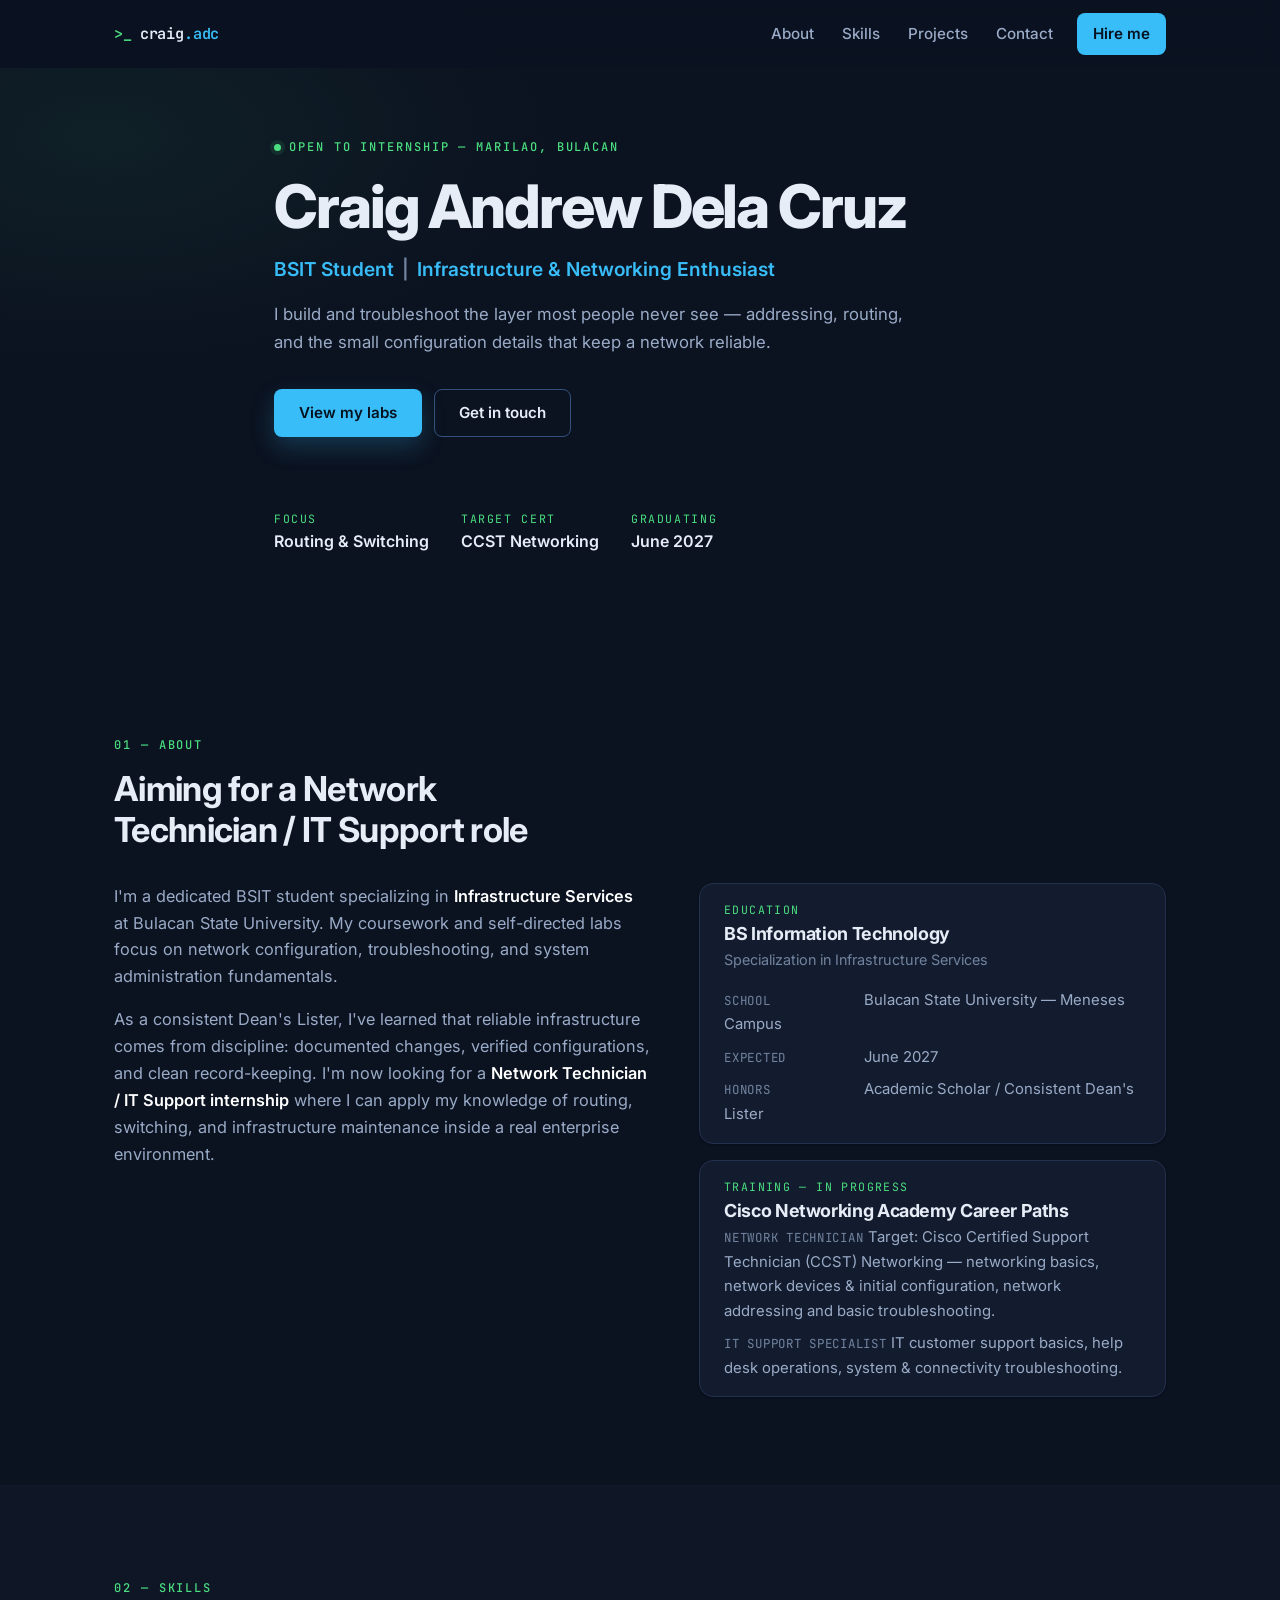
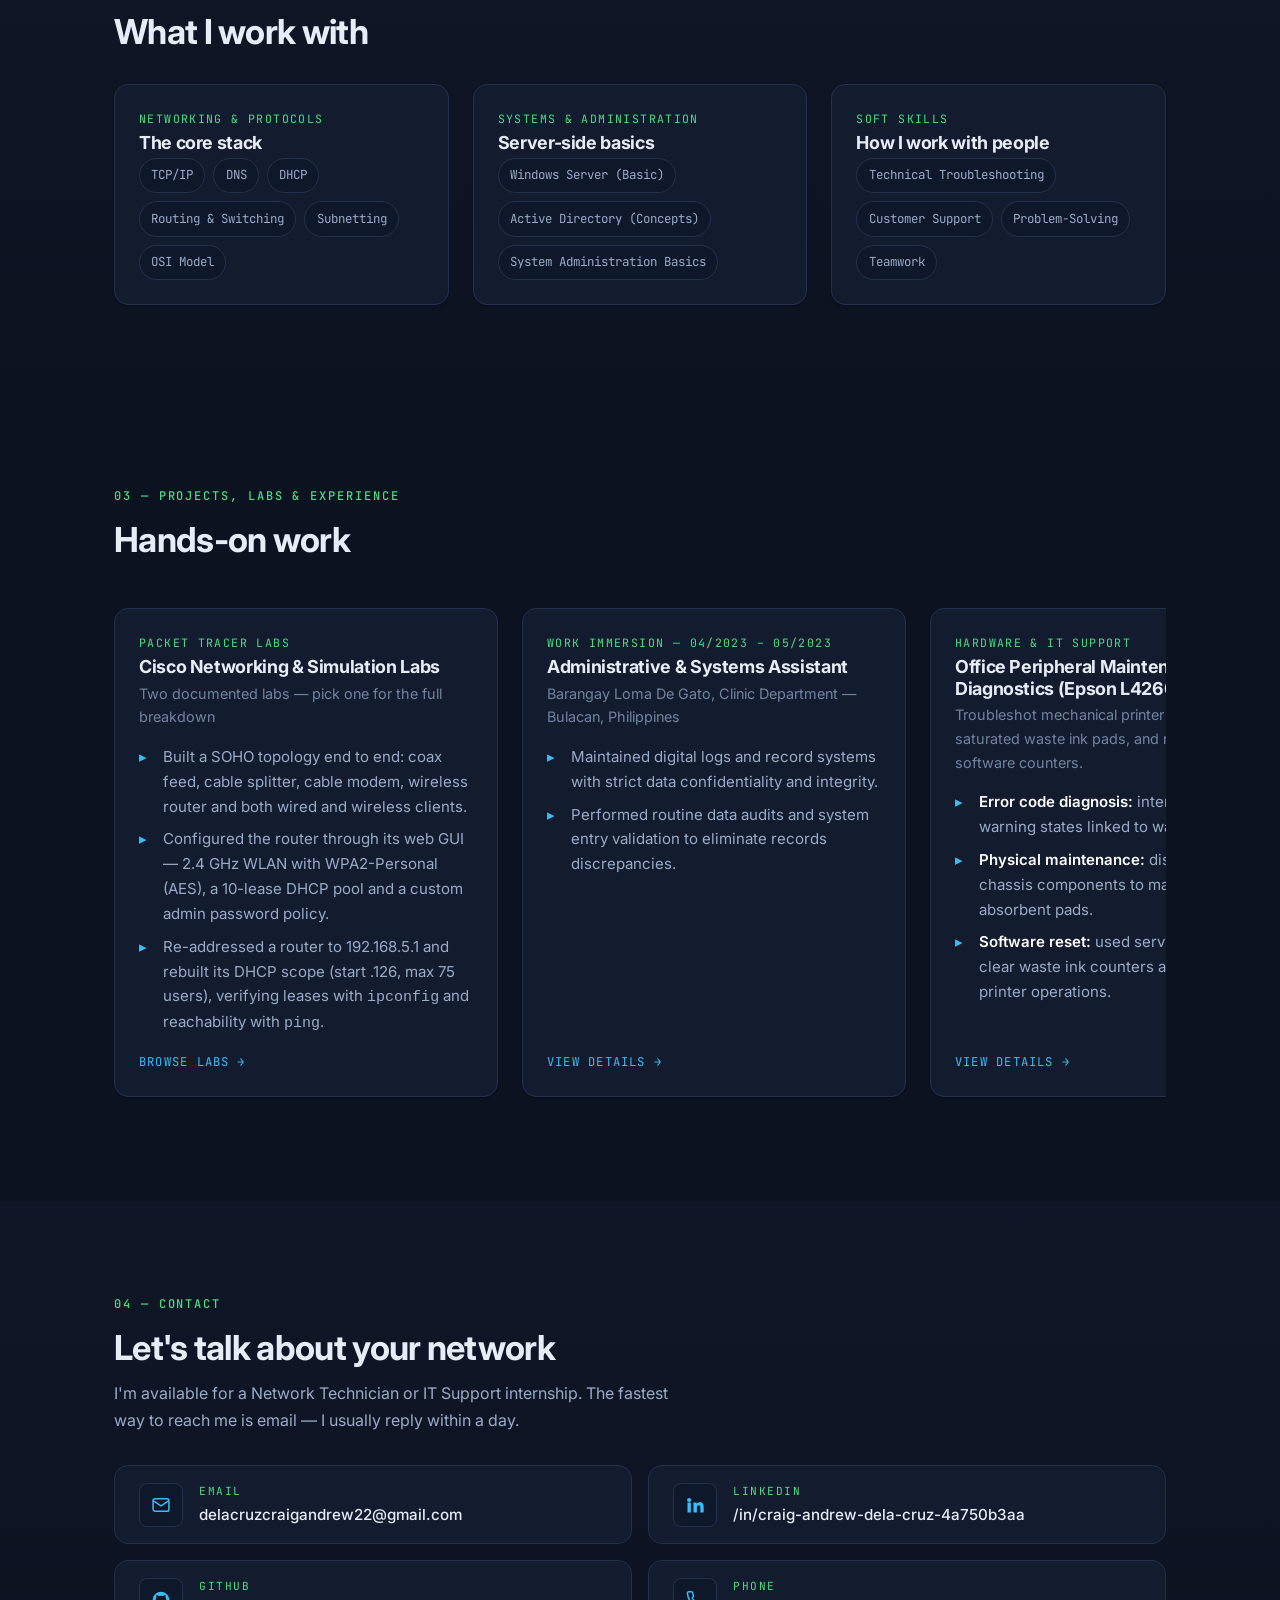
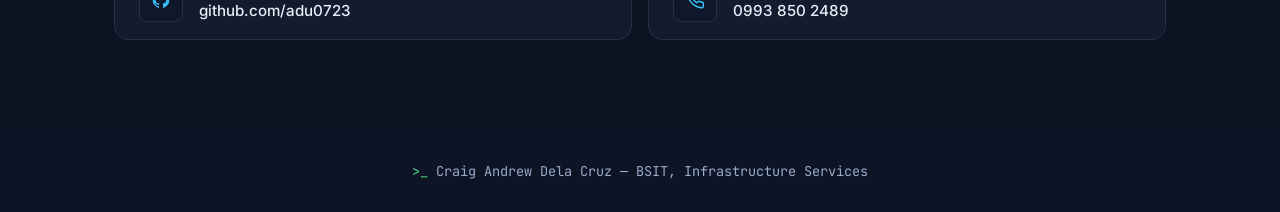
<file: index.html>
<!DOCTYPE html>
<html lang="en">
<head>
  <meta charset="UTF-8" />
  <meta name="viewport" content="width=device-width, initial-scale=1.0" />
  <title>Craig Andrew Dela Cruz — Network Technician &amp; IT Support</title>
  <meta name="description" content="Portfolio of Craig Andrew Dela Cruz, BSIT student specializing in Infrastructure Services and Networking. Seeking a Network Technician / IT Support internship." />
  <meta name="theme-color" content="#0b1220" />

  <link rel="preconnect" href="https://fonts.googleapis.com" />
  <link rel="preconnect" href="https://fonts.gstatic.com" crossorigin />
  <link href="https://fonts.googleapis.com/css2?family=Inter:wght@400;500;600;700;800&family=JetBrains+Mono:wght@400;500;600&display=swap" rel="stylesheet" />

  <link rel="stylesheet" href="style.css" />
</head>
<body>
  <a class="skip-link" href="#main">Skip to main content</a>

  <!-- ==================== HEADER / NAVIGATION ==================== -->
  <header class="site-header">
    <div class="container header-inner">
      <a class="brand" href="#home">
        <span class="brand-mark" aria-hidden="true">&gt;_</span>
        <span class="brand-text">craig<span class="brand-accent">.adc</span></span>
      </a>

      <nav class="site-nav" aria-label="Main">
        <button class="nav-toggle" type="button" aria-expanded="false" aria-controls="nav-menu">
          <span class="nav-toggle-bar" aria-hidden="true"></span>
          <span class="nav-toggle-bar" aria-hidden="true"></span>
          <span class="nav-toggle-bar" aria-hidden="true"></span>
          <span class="sr-only">Toggle navigation menu</span>
        </button>

        <ul class="nav-menu" id="nav-menu">
          <li><a href="#about">About</a></li>
          <li><a href="#skills">Skills</a></li>
          <li><a href="#projects">Projects</a></li>
          <li><a href="#contact">Contact</a></li>
          <li><a class="nav-cta" href="#contact">Hire me</a></li>
        </ul>
      </nav>
    </div>
  </header>

  <main id="main">

    <!-- ==================== HERO ==================== -->
    <section class="hero" id="home" aria-labelledby="hero-title">
      <div class="container hero-inner">
        <p class="eyebrow eyebrow--status">Open to internship &mdash; Marilao, Bulacan</p>

        <h1 id="hero-title" class="hero-title">Craig Andrew Dela Cruz</h1>

        <p class="hero-role">
          <span>BSIT Student</span>
          <span class="pipe" aria-hidden="true">|</span>
          <span>Infrastructure &amp; Networking Enthusiast</span>
        </p>

        <p class="hero-lead">
          I build and troubleshoot the layer most people never see &mdash; addressing, routing,
          and the small configuration details that keep a network reliable.
        </p>

        <div class="hero-actions">
          <a class="btn btn--primary" href="#projects">View my labs</a>
          <a class="btn btn--ghost" href="#contact">Get in touch</a>
        </div>

        <ul class="hero-meta">
          <li>
            <span class="meta-label">Focus</span>
            <span class="meta-value">Routing &amp; Switching</span>
          </li>
          <li>
            <span class="meta-label">Target cert</span>
            <span class="meta-value">CCST Networking</span>
          </li>
          <li>
            <span class="meta-label">Graduating</span>
            <span class="meta-value">June 2027</span>
          </li>
        </ul>
      </div>
    </section>

    <!-- ==================== ABOUT ==================== -->
    <section class="section" id="about" aria-labelledby="about-title">
      <div class="container">
        <p class="eyebrow">01 &mdash; About</p>
        <h2 class="section-title" id="about-title">Aiming for a Network Technician / IT Support role</h2>

        <div class="about-grid">
          <div class="about-copy" data-reveal>
            <p>
              I'm a dedicated BSIT student specializing in <strong>Infrastructure Services</strong>
              at Bulacan State University. My coursework and self-directed labs focus on network
              configuration, troubleshooting, and system administration fundamentals.
            </p>
            <p>
              As a consistent Dean's Lister, I've learned that reliable infrastructure comes from
              discipline: documented changes, verified configurations, and clean record-keeping.
              I'm now looking for a <strong>Network Technician / IT Support internship</strong> where
              I can apply my knowledge of routing, switching, and infrastructure maintenance inside
              a real enterprise environment.
            </p>
          </div>

          <div class="credential-stack">
            <article class="card card--compact" data-reveal>
              <p class="card-eyebrow">Education</p>
              <h3 class="card-title">BS Information Technology</h3>
              <p class="card-subtitle">Specialization in Infrastructure Services</p>
              <ul class="detail-list">
                <li><span class="detail-label">School</span> Bulacan State University &mdash; Meneses Campus</li>
                <li><span class="detail-label">Expected</span> June 2027</li>
                <li><span class="detail-label">Honors</span> Academic Scholar / Consistent Dean's Lister</li>
              </ul>
            </article>

            <article class="card card--compact" data-reveal>
              <p class="card-eyebrow">Training &mdash; in progress</p>
              <h3 class="card-title">Cisco Networking Academy Career Paths</h3>
              <ul class="detail-list">
                <li>
                  <span class="detail-label">Network Technician</span>
                  Target: Cisco Certified Support Technician (CCST) Networking &mdash; networking
                  basics, network devices &amp; initial configuration, network addressing and basic
                  troubleshooting.
                </li>
                <li>
                  <span class="detail-label">IT Support Specialist</span>
                  IT customer support basics, help desk operations, system &amp; connectivity
                  troubleshooting.
                </li>
              </ul>
            </article>
          </div>
        </div>
      </div>
    </section>

    <!-- ==================== SKILLS ==================== -->
    <section class="section section--alt" id="skills" aria-labelledby="skills-title">
      <div class="container">
        <p class="eyebrow">02 &mdash; Skills</p>
        <h2 class="section-title" id="skills-title">What I work with</h2>

        <div class="skills-grid">
          <article class="card skill-card" data-reveal>
            <p class="card-eyebrow">Networking &amp; Protocols</p>
            <h3 class="card-title">The core stack</h3>
            <ul class="tag-list">
              <li class="tag">TCP/IP</li>
              <li class="tag">DNS</li>
              <li class="tag">DHCP</li>
              <li class="tag">Routing &amp; Switching</li>
              <li class="tag">Subnetting</li>
              <li class="tag">OSI Model</li>
            </ul>
          </article>

          <article class="card skill-card" data-reveal>
            <p class="card-eyebrow">Systems &amp; Administration</p>
            <h3 class="card-title">Server-side basics</h3>
            <ul class="tag-list">
              <li class="tag">Windows Server (Basic)</li>
              <li class="tag">Active Directory (Concepts)</li>
              <li class="tag">System Administration Basics</li>
            </ul>
          </article>

          <article class="card skill-card" data-reveal>
            <p class="card-eyebrow">Soft Skills</p>
            <h3 class="card-title">How I work with people</h3>
            <ul class="tag-list">
              <li class="tag">Technical Troubleshooting</li>
              <li class="tag">Customer Support</li>
              <li class="tag">Problem-Solving</li>
              <li class="tag">Teamwork</li>
            </ul>
          </article>
        </div>
      </div>
    </section>

    <!-- ==================== PROJECTS / LABS / EXPERIENCE ==================== -->
    <section class="section" id="projects" aria-labelledby="projects-title">
      <div class="container">
        <p class="eyebrow">03 &mdash; Projects, Labs &amp; Experience</p>
        <h2 class="section-title" id="projects-title">Hands-on work</h2>

        <!-- Horizontal track: drop in as many .project-card articles as needed.
             The row scrolls sideways, so the section height never grows.
             tabindex makes the scroller reachable by keyboard (arrow keys). -->
        <div class="projects-grid" role="region" aria-label="Hands-on work cards" tabindex="0">
          <article class="card project-card" data-reveal>
            <p class="card-eyebrow">Packet Tracer Labs</p>
            <h3 class="card-title">
              <button class="card-trigger" type="button" data-modal-target="modal-packet-tracer">
                Cisco Networking &amp; Simulation Labs
              </button>
            </h3>
            <p class="card-subtitle">Two documented labs &mdash; pick one for the full breakdown</p>
            <ul class="bullet-list">
              <li>Built a SOHO topology end to end: coax feed, cable splitter, cable modem, wireless router and both wired and wireless clients.</li>
              <li>Configured the router through its web GUI &mdash; 2.4 GHz WLAN with WPA2-Personal (AES), a 10-lease DHCP pool and a custom admin password policy.</li>
              <li>Re-addressed a router to 192.168.5.1 and rebuilt its DHCP scope (start .126, max 75 users), verifying leases with <code>ipconfig</code> and reachability with <code>ping</code>.</li>
            </ul>
            <p class="card-hint" aria-hidden="true">Browse labs</p>
          </article>

          <article class="card project-card" data-reveal>
            <p class="card-eyebrow">Work Immersion &mdash; 04/2023 &ndash; 05/2023</p>
            <h3 class="card-title">
              <button class="card-trigger" type="button" data-modal-target="modal-work-immersion">
                Administrative &amp; Systems Assistant
              </button>
            </h3>
            <p class="card-subtitle">Barangay Loma De Gato, Clinic Department &mdash; Bulacan, Philippines</p>
            <ul class="bullet-list">
              <li>Maintained digital logs and record systems with strict data confidentiality and integrity.</li>
              <li>Performed routine data audits and system entry validation to eliminate records discrepancies.</li>
            </ul>
            <p class="card-hint" aria-hidden="true">View details</p>
          </article>

          <article class="card project-card" data-reveal>
            <p class="card-eyebrow">Hardware &amp; IT Support</p>
            <h3 class="card-title">
              <button class="card-trigger" type="button" data-modal-target="modal-epson-l4260">
                Office Peripheral Maintenance &amp; Diagnostics (Epson L4260)
              </button>
            </h3>
            <p class="card-subtitle">Troubleshot mechanical printer failure, cleaned saturated waste ink pads, and reset internal software counters.</p>
            <ul class="bullet-list">
              <li><strong>Error code diagnosis:</strong> interpreted hardware warning states linked to waste ink limiters.</li>
              <li><strong>Physical maintenance:</strong> disassembled chassis components to manually clean absorbent pads.</li>
              <li><strong>Software reset:</strong> used service utility tools to clear waste ink counters and restore full printer operations.</li>
            </ul>
            <p class="card-hint" aria-hidden="true">View details</p>
          </article>

          <article class="card project-card" data-reveal>
            <p class="card-eyebrow">IT Support Practice &mdash; Self-directed</p>
            <h3 class="card-title">
              <button class="card-trigger" type="button" data-modal-target="modal-service-desk">
                Service Desk Simulator &mdash; Ticket Practice
              </button>
            </h3>
            <p class="card-subtitle">Browser-based service desk scenarios worked end to end &mdash; accounts, desktops, connectivity, printers and hardware.</p>
            <ul class="bullet-list">
              <li><strong>Triage first:</strong> read the reported symptom, weigh impact and work the queue in priority order rather than first-in-first-out.</li>
              <li><strong>Resolve the common faults:</strong> account lockouts and password resets, Windows desktop issues, IP and DNS connectivity faults, print queues and failing hardware.</li>
              <li><strong>Close the loop:</strong> verify the fix with the user and record what was changed.</li>
            </ul>
            <p class="card-hint" aria-hidden="true">View details</p>
          </article>
        </div>
      </div>
    </section>

    <!-- ==================== CONTACT ==================== -->
    <section class="section section--alt" id="contact" aria-labelledby="contact-title">
      <div class="container">
        <p class="eyebrow">04 &mdash; Contact</p>
        <h2 class="section-title" id="contact-title">Let's talk about your network</h2>
        <p class="section-lead">
          I'm available for a Network Technician or IT Support internship. The fastest way to reach
          me is email &mdash; I usually reply within a day.
        </p>

        <ul class="contact-grid">
          <li>
            <a class="contact-item" href="mailto:delacruzcraigandrew22@gmail.com">
              <span class="contact-icon" aria-hidden="true">
                <svg viewBox="0 0 24 24" width="20" height="20" fill="none" stroke="currentColor" stroke-width="1.8" stroke-linecap="round" stroke-linejoin="round">
                  <rect x="2.5" y="4.5" width="19" height="15" rx="2.5" />
                  <path d="M3 7l9 6 9-6" />
                </svg>
              </span>
              <span class="contact-body">
                <span class="contact-label">Email</span>
                <span class="contact-value">delacruzcraigandrew22@gmail.com</span>
              </span>
            </a>
          </li>

          <li>
            <a class="contact-item" href="https://www.linkedin.com/in/craig-andrew-dela-cruz-4a750b3aa" target="_blank" rel="noopener">
              <span class="contact-icon" aria-hidden="true">
                <svg viewBox="0 0 24 24" width="20" height="20" fill="currentColor">
                  <path d="M4.98 3.5a2.5 2.5 0 1 1 0 5 2.5 2.5 0 0 1 0-5zM3 9h4v12H3zM10 9h3.8v1.7h.05c.53-.95 1.83-1.95 3.77-1.95 4.03 0 4.78 2.5 4.78 5.75V21h-4v-5.6c0-1.34-.03-3.06-1.9-3.06-1.9 0-2.2 1.45-2.2 2.96V21h-4z" />
                </svg>
              </span>
              <span class="contact-body">
                <span class="contact-label">LinkedIn</span>
                <span class="contact-value">/in/craig-andrew-dela-cruz-4a750b3aa</span>
              </span>
            </a>
          </li>

          <li>
            <a class="contact-item" href="https://github.com/adu0723" target="_blank" rel="noopener">
              <span class="contact-icon" aria-hidden="true">
                <svg viewBox="0 0 24 24" width="20" height="20" fill="currentColor">
                  <path d="M12 2a10 10 0 0 0-3.16 19.49c.5.09.68-.22.68-.48v-1.7c-2.78.6-3.37-1.34-3.37-1.34-.45-1.16-1.11-1.47-1.11-1.47-.9-.62.07-.61.07-.61 1 .07 1.53 1.03 1.53 1.03.89 1.52 2.34 1.08 2.91.83.09-.65.35-1.09.63-1.34-2.22-.25-4.56-1.11-4.56-4.95 0-1.09.39-1.99 1.03-2.69-.1-.25-.45-1.27.1-2.65 0 0 .84-.27 2.75 1.03a9.4 9.4 0 0 1 5 0c1.91-1.3 2.75-1.03 2.75-1.03.55 1.38.2 2.4.1 2.65.64.7 1.03 1.6 1.03 2.69 0 3.85-2.35 4.7-4.58 4.94.36.31.68.92.68 1.86v2.75c0 .27.18.58.69.48A10 10 0 0 0 12 2z" />
                </svg>
              </span>
              <span class="contact-body">
                <span class="contact-label">GitHub</span>
                <span class="contact-value">github.com/adu0723</span>
              </span>
            </a>
          </li>

          <li>
            <a class="contact-item" href="tel:+639938502489">
              <span class="contact-icon" aria-hidden="true">
                <svg viewBox="0 0 24 24" width="20" height="20" fill="none" stroke="currentColor" stroke-width="1.8" stroke-linecap="round" stroke-linejoin="round">
                  <path d="M22 16.9v2.6a1.9 1.9 0 0 1-2.1 1.9 19 19 0 0 1-8.3-3 18.7 18.7 0 0 1-5.7-5.7 19 19 0 0 1-3-8.4A1.9 1.9 0 0 1 4.8 2h2.6a1.9 1.9 0 0 1 1.9 1.6c.1 1 .36 1.94.76 2.83a1.9 1.9 0 0 1-.43 2L8.6 9.6a15.2 15.2 0 0 0 5.7 5.7l1.2-1.1a1.9 1.9 0 0 1 2-.43c.9.4 1.83.66 2.83.76A1.9 1.9 0 0 1 22 16.9z" />
                </svg>
              </span>
              <span class="contact-body">
                <span class="contact-label">Phone</span>
                <span class="contact-value">0993 850 2489</span>
              </span>
            </a>
          </li>
        </ul>
      </div>
    </section>
  </main>

  <!-- ==================== PROJECT DETAIL MODALS ==================== -->
  <dialog class="modal" id="modal-packet-tracer" aria-labelledby="modal-packet-tracer-title">
    <header class="modal-header">
      <div>
        <p class="card-eyebrow">Packet Tracer Labs</p>
        <h2 class="modal-title" id="modal-packet-tracer-title">Cisco Networking &amp; Simulation Labs</h2>
      </div>
      <button class="modal-close" type="button" data-modal-close aria-label="Close project details">
        <svg viewBox="0 0 24 24" width="18" height="18" fill="none" stroke="currentColor" stroke-width="2" stroke-linecap="round" aria-hidden="true">
          <path d="M6 6l12 12M18 6L6 18" />
        </svg>
      </button>
    </header>

    <div class="modal-body">
      <p class="modal-lead">
        Documented labs from the Cisco Networking Academy Network Technician pathway. Each lab ships
        with its own Packet Tracer file (<code>.pka</code>), topology screenshot and write-up in the
        repository. Pick a lab for the full breakdown.
      </p>

      <div class="lab-grid">
        <article class="lab-tile">
          <div class="img-frame">
            <img class="modal-placeholder" src="images/lab-01-soho-topology.png" width="899" height="482"
                 alt="Packet Tracer topology for lab 01: a cable splitter feeds a cable modem and a TV; the modem links to a home wireless router, which serves a bedroom PC and an office PC, and the splitter reaches an external skillsforall.srv server through a coax cloud." />
          </div>
          <p class="card-eyebrow">Lab 01</p>
          <h3 class="card-title lab-tile-title">
            <button class="card-trigger" type="button" data-modal-target="modal-lab-01">SOHO Wireless Network</button>
          </h3>
          <p class="lab-tile-subtitle">Coax and copper cabling, wireless router GUI, DHCP pool and WPA2-Personal security.</p>
        </article>

        <article class="lab-tile">
          <div class="img-frame">
            <img class="modal-placeholder" src="images/lab-02-dhcp-topology.png" width="423" height="253"
                 alt="Packet Tracer topology for lab 02: a DHCP-enabled wireless router connected by three Ethernet cables to client PCs labelled PC0, PC1 and PC2." />
          </div>
          <p class="card-eyebrow">Lab 02</p>
          <h3 class="card-title lab-tile-title">
            <button class="card-trigger" type="button" data-modal-target="modal-lab-02">DHCP on a Wireless Router</button>
          </h3>
          <p class="lab-tile-subtitle">Router re-addressing, custom DHCP scope sizing and lease verification.</p>
        </article>
      </div>

      <div class="modal-actions">
        <a class="btn btn--primary" href="https://github.com/adu0723/cisco-networking-academy-labs" target="_blank" rel="noopener">
          <svg viewBox="0 0 24 24" width="18" height="18" fill="currentColor" aria-hidden="true">
            <path d="M12 2a10 10 0 0 0-3.16 19.49c.5.09.68-.22.68-.48v-1.7c-2.78.6-3.37-1.34-3.37-1.34-.45-1.16-1.11-1.47-1.11-1.47-.9-.62.07-.61.07-.61 1 .07 1.53 1.03 1.53 1.03.89 1.52 2.34 1.08 2.91.83.09-.65.35-1.09.63-1.34-2.22-.25-4.56-1.11-4.56-4.95 0-1.09.39-1.99 1.03-2.69-.1-.25-.45-1.27.1-2.65 0 0 .84-.27 2.75 1.03a9.4 9.4 0 0 1 5 0c1.91-1.3 2.75-1.03 2.75-1.03.55 1.38.2 2.4.1 2.65.64.7 1.03 1.6 1.03 2.69 0 3.85-2.35 4.7-4.58 4.94.36.31.68.92.68 1.86v2.75c0 .27.18.58.69.48A10 10 0 0 0 12 2z" />
          </svg>
          <span>View the lab repository</span>
          <span class="sr-only">(opens in a new tab)</span>
        </a>
        <p class="modal-actions-note">Repository: <code>adu0723/cisco-networking-academy-labs</code></p>
      </div>
    </div>
  </dialog>

  <dialog class="modal" id="modal-lab-01" aria-labelledby="modal-lab-01-title">
    <header class="modal-header">
      <div>
        <p class="card-eyebrow">Lab 01 &mdash; Packet Tracer</p>
        <h2 class="modal-title" id="modal-lab-01-title">SOHO Wireless Network</h2>
      </div>
      <button class="modal-close" type="button" data-modal-close aria-label="Close lab details">
        <svg viewBox="0 0 24 24" width="18" height="18" fill="none" stroke="currentColor" stroke-width="2" stroke-linecap="round" aria-hidden="true">
          <path d="M6 6l12 12M18 6L6 18" />
        </svg>
      </button>
    </header>

    <div class="modal-body">
      <button class="modal-back" type="button" data-modal-open="modal-packet-tracer">
        <span aria-hidden="true">&larr;</span> All labs
      </button>

      <figure class="modal-figure">
        <a class="img-zoom" href="images/lab-01-soho-topology.png" target="_blank" rel="noopener">
          <img class="modal-placeholder" src="images/lab-01-soho-topology.png" width="899" height="482"
               alt="Packet Tracer topology for lab 01: a cable splitter feeds a cable modem and a TV; the modem links to a home wireless router, which serves a bedroom PC and an office PC, and the splitter reaches an external skillsforall.srv server through a coax cloud." />
          <span class="sr-only">Open the full-size lab 01 topology (opens in a new tab)</span>
        </a>
        <figcaption><strong>Lab 01</strong> &mdash; SOHO topology: coax feed, cable splitter, cable modem, wireless router, wired hosts and a wireless client.</figcaption>
      </figure>

      <p class="modal-lead">
        End-to-end setup of a small office / home office network: physical cabling, wireless router
        administration through its web GUI, a tightened DHCP pool, WPA2-Personal security and host
        connectivity testing.
      </p>

      <h3 class="modal-subtitle">What I configured</h3>
      <ul class="bullet-list">
        <li>Cabled the physical layer: coaxial feed into a cable splitter, split to the cable modem and TV, then copper straight-through to the router.</li>
        <li>Administered the SOHO wireless router through its web GUI and replaced the default administrative credentials with a custom password policy.</li>
        <li>Configured the DHCP pool with a 10-lease cap to reduce lease exhaustion and limit unknown devices attaching to the network.</li>
        <li>Enabled the 2.4 GHz radio with a custom SSID and WPA2-Personal (AES), then authenticated and associated a wireless laptop.</li>
      </ul>

      <h3 class="modal-subtitle">Verification</h3>
      <ul class="bullet-list">
        <li>Confirmed both wired hosts picked up valid IPv4 addresses in the 192.168.x.x scope over DHCP.</li>
        <li>Authenticated the laptop against the SSID with the pre-shared key and checked access point association.</li>
        <li>Loaded an external domain from every endpoint and verified DNS resolution, routing through the cable gateway and access on both wired and wireless segments.</li>
      </ul>

      <dl class="modal-meta">
        <div class="modal-meta-item">
          <dt>Platform</dt>
          <dd>Cisco Packet Tracer</dd>
        </div>
        <div class="modal-meta-item">
          <dt>Focus</dt>
          <dd>Physical media, WLAN setup, DHCP pool, WPA2-Personal</dd>
        </div>
        <div class="modal-meta-item">
          <dt>Lab folder</dt>
          <dd>01-wireless-router-and-client</dd>
        </div>
        <div class="modal-meta-item">
          <dt>Files</dt>
          <dd>Packet Tracer .pka, README, topology.png</dd>
        </div>
      </dl>
    </div>
  </dialog>

  <dialog class="modal" id="modal-lab-02" aria-labelledby="modal-lab-02-title">
    <header class="modal-header">
      <div>
        <p class="card-eyebrow">Lab 02 &mdash; Packet Tracer</p>
        <h2 class="modal-title" id="modal-lab-02-title">DHCP on a Wireless Router</h2>
      </div>
      <button class="modal-close" type="button" data-modal-close aria-label="Close lab details">
        <svg viewBox="0 0 24 24" width="18" height="18" fill="none" stroke="currentColor" stroke-width="2" stroke-linecap="round" aria-hidden="true">
          <path d="M6 6l12 12M18 6L6 18" />
        </svg>
      </button>
    </header>

    <div class="modal-body">
      <button class="modal-back" type="button" data-modal-open="modal-packet-tracer">
        <span aria-hidden="true">&larr;</span> All labs
      </button>

      <figure class="modal-figure">
        <a class="img-zoom" href="images/lab-02-dhcp-topology.png" target="_blank" rel="noopener">
          <img class="modal-placeholder" src="images/lab-02-dhcp-topology.png" width="423" height="253"
               alt="Packet Tracer topology for lab 02: a DHCP-enabled wireless router connected by three Ethernet cables to client PCs labelled PC0, PC1 and PC2." />
          <span class="sr-only">Open the full-size lab 02 topology (opens in a new tab)</span>
        </a>
        <figcaption><strong>Lab 02</strong> &mdash; a DHCP-enabled wireless router serving three client PCs over copper straight-through links.</figcaption>
      </figure>

      <p class="modal-lead">
        Router management and DHCP scope design: connecting client workstations, re-addressing the
        router, resizing the DHCP scope and proving every lease with command-line checks.
      </p>

      <h3 class="modal-subtitle">What I configured</h3>
      <ul class="bullet-list">
        <li>Deployed three client PCs and a router, cabled from the PC FastEthernet interfaces to the router switch ports with copper straight-through cable.</li>
        <li>Set the clients to request IP settings dynamically, then identified the default gateway handed out by the router.</li>
        <li>Re-addressed the router from its factory default to <code>192.168.5.1</code> and re-authenticated to the management page on the new IP.</li>
        <li>Rebuilt the DHCP scope: starting address <code>192.168.5.126</code> with a maximum of 75 users.</li>
      </ul>

      <h3 class="modal-subtitle">Verification</h3>
      <ul class="bullet-list">
        <li>Renewed leases by toggling clients between static and DHCP, then confirmed the assignment with <code>ipconfig</code>.</li>
        <li>Rolled dynamic addressing out to the remaining workstations and confirmed each one pulled an address from the new scope.</li>
        <li>Pinged the router management interface and peer workstations to prove internal reachability.</li>
      </ul>

      <dl class="modal-meta">
        <div class="modal-meta-item">
          <dt>Platform</dt>
          <dd>Cisco Packet Tracer</dd>
        </div>
        <div class="modal-meta-item">
          <dt>Focus</dt>
          <dd>Router management, subnetting, DHCP scope design</dd>
        </div>
        <div class="modal-meta-item">
          <dt>Lab folder</dt>
          <dd>02-Configure-DHCP-on-a-Wireless-Router</dd>
        </div>
        <div class="modal-meta-item">
          <dt>Files</dt>
          <dd>Packet Tracer .pka, README, topology.png</dd>
        </div>
      </dl>
    </div>
  </dialog>

  <dialog class="modal" id="modal-work-immersion" aria-labelledby="modal-work-immersion-title">
    <header class="modal-header">
      <div>
        <p class="card-eyebrow">Work Immersion &mdash; 04/2023 &ndash; 05/2023</p>
        <h2 class="modal-title" id="modal-work-immersion-title">Administrative &amp; Systems Assistant</h2>
      </div>
      <button class="modal-close" type="button" data-modal-close aria-label="Close project details">
        <svg viewBox="0 0 24 24" width="18" height="18" fill="none" stroke="currentColor" stroke-width="2" stroke-linecap="round" aria-hidden="true">
          <path d="M6 6l12 12M18 6L6 18" />
        </svg>
      </button>
    </header>

    <div class="modal-body">
      <p class="modal-lead">
        A work immersion placement with the Barangay Loma De Gato Clinic Department as
        Administrative &amp; Systems Assistant, maintaining the digital records the clinic relied on
        day to day.
      </p>

      <h3 class="modal-subtitle">What I did</h3>
      <ul class="bullet-list">
        <li>Maintained digital logs and record systems, keeping entries accurate, consistent and confidential.</li>
        <li>Performed routine data audits and validated system entries to eliminate discrepancies between records.</li>
        <li>Handled all records under strict confidentiality and integrity requirements.</li>
      </ul>

      <h3 class="modal-subtitle">What it taught me</h3>
      <ul class="bullet-list">
        <li>Documentation discipline &mdash; the same habit that keeps network changes traceable.</li>
        <li>Verifying data before closing out a task instead of trusting the first entry.</li>
        <li>Care with confidential records, which carries straight into handling infrastructure documentation.</li>
      </ul>

      <dl class="modal-meta">
        <div class="modal-meta-item">
          <dt>Organization</dt>
          <dd>Barangay Loma De Gato &mdash; Clinic Department</dd>
        </div>
        <div class="modal-meta-item">
          <dt>Role</dt>
          <dd>Administrative &amp; Systems Assistant</dd>
        </div>
        <div class="modal-meta-item">
          <dt>Dates</dt>
          <dd>April 2023 &ndash; May 2023</dd>
        </div>
        <div class="modal-meta-item">
          <dt>Location</dt>
          <dd>Bulacan, Philippines</dd>
        </div>
      </dl>
    </div>
  </dialog>

  <dialog class="modal" id="modal-epson-l4260" aria-labelledby="modal-epson-l4260-title">
    <header class="modal-header">
      <div>
        <p class="card-eyebrow">Hardware &amp; IT Support</p>
        <h2 class="modal-title" id="modal-epson-l4260-title">Office Peripheral Maintenance &amp; Diagnostics (Epson L4260)</h2>
      </div>
      <button class="modal-close" type="button" data-modal-close aria-label="Close project details">
        <svg viewBox="0 0 24 24" width="18" height="18" fill="none" stroke="currentColor" stroke-width="2" stroke-linecap="round" aria-hidden="true">
          <path d="M6 6l12 12M18 6L6 18" />
        </svg>
      </button>
    </header>

    <div class="modal-body">
      <p class="modal-lead">
        Diagnosed the &ldquo;Ink Pad Needs Service&rdquo; software-locking error on an Epson L4260
        multifunction printer. Performed physical teardown, washed and cleaned the absorbent waste
        ink pads for reuse, and reset the internal EEPROM counters back to 0%.
      </p>

      <h3 class="modal-subtitle">Key highlights</h3>
      <ul class="bullet-list">
        <li><strong>Error code diagnosis:</strong> interpreted hardware warning states linked to waste ink limiters.</li>
        <li><strong>Physical maintenance:</strong> disassembled chassis components to manually clean the absorbent pads.</li>
        <li><strong>Software reset:</strong> utilized service utility tools to clear the waste ink counters and restore full printer operations.</li>
      </ul>

      <h3 class="modal-subtitle">Documentation &amp; proof</h3>
      <figure class="modal-figure">
        <div class="photo-grid">
          <a class="photo-tile" href="images/epson-l4260-01-error-panel.jpg" target="_blank" rel="noopener">
            <img src="images/epson-l4260-01-error-panel.jpg" width="1350" height="1800" loading="lazy" decoding="async"
                 alt="Epson L4260 control panel showing error E-11 with the message that the ink pad needs service." />
            <span class="sr-only">Open photo 01 full size (opens in a new tab)</span>
          </a>

          <a class="photo-tile" href="images/epson-l4260-02-printer-unit.jpg" target="_blank" rel="noopener">
            <img src="images/epson-l4260-02-printer-unit.jpg" width="1350" height="1800" loading="lazy" decoding="async"
                 alt="Epson L4260 EcoTank printer, with the black, yellow, magenta and cyan ink tank levels visible through the front window." />
            <span class="sr-only">Open photo 02 full size (opens in a new tab)</span>
          </a>

          <a class="photo-tile" href="images/epson-l4260-03-waste-ink-access.jpg" target="_blank" rel="noopener">
            <img src="images/epson-l4260-03-waste-ink-access.jpg" width="1350" height="1800" loading="lazy" decoding="async"
                 alt="Rear of the Epson L4260 with the access cover removed, exposing the waste ink pad unit inside the chassis." />
            <span class="sr-only">Open photo 03 full size (opens in a new tab)</span>
          </a>

          <a class="photo-tile" href="images/epson-l4260-04-waste-ink-pads.jpg" target="_blank" rel="noopener">
            <img src="images/epson-l4260-04-waste-ink-pads.jpg" width="1350" height="1800" loading="lazy" decoding="async"
                 alt="The removed waste ink pad assembly on a sink, its absorbent felt layers saturated and stained dark with ink." />
            <span class="sr-only">Open photo 04 full size (opens in a new tab)</span>
          </a>

          <a class="photo-tile" href="images/epson-l4260-05-pads-cleaned.jpg" target="_blank" rel="noopener">
            <img src="images/epson-l4260-05-pads-cleaned.jpg" width="1350" height="1800" loading="lazy" decoding="async"
                 alt="The waste ink pad assembly after washing, with clean pale felt layers, next to the detached grey cover plate." />
            <span class="sr-only">Open photo 05 full size (opens in a new tab)</span>
          </a>
        </div>
        <figcaption><strong>Service photo log</strong> &mdash; the process in order: 01 locked E-11 error state, 02 unit intake, 03 waste ink pad access, 04 saturated pads removed, 05 pads washed and the assembly refitted. Select any photo to open it full size.</figcaption>
      </figure>

      <h3 class="modal-subtitle">Proof of repair &mdash; test print</h3>
      <figure class="modal-figure">
        <div class="video-wrap">
          <video class="video-frame" controls muted loop playsinline preload="metadata"
                 poster="images/epson-l4260-06-test-print-poster.jpg" width="720" height="1280">
            <source src="videos/epson-l4260-test-print.mp4" type="video/mp4" />
            Your browser cannot play embedded video.
            <a href="videos/epson-l4260-test-print.mp4">Download the test-print clip (MP4, 2.7&nbsp;MB)</a>.
          </video>
        </div>
        <figcaption><strong>Test print after the repair</strong> &mdash; the nozzle check and status-sheet print completing with no ink-pad error. 27 seconds, no audio.</figcaption>
      </figure>

      <dl class="modal-meta">
        <div class="modal-meta-item">
          <dt>Device</dt>
          <dd>Epson L4260 EcoTank multifunction printer</dd>
        </div>
        <div class="modal-meta-item">
          <dt>Issue</dt>
          <dd>&ldquo;Ink Pad Needs Service&rdquo; software lock (waste ink counter limit)</dd>
        </div>
        <div class="modal-meta-item">
          <dt>Focus</dt>
          <dd>Physical teardown, waste ink pad cleaning, EEPROM counter reset</dd>
        </div>
        <div class="modal-meta-item">
          <dt>Outcome</dt>
          <dd>Counters reset to 0% &mdash; full print operations restored</dd>
        </div>
      </dl>
    </div>
  </dialog>

  <dialog class="modal" id="modal-service-desk" aria-labelledby="modal-service-desk-title">
    <header class="modal-header">
      <div>
        <p class="card-eyebrow">IT Support Practice &mdash; Self-directed</p>
        <h2 class="modal-title" id="modal-service-desk-title">Service Desk Simulator &mdash; Ticket Practice</h2>
      </div>
      <button class="modal-close" type="button" data-modal-close aria-label="Close project details">
        <svg viewBox="0 0 24 24" width="18" height="18" fill="none" stroke="currentColor" stroke-width="2" stroke-linecap="round" aria-hidden="true">
          <path d="M6 6l12 12M18 6L6 18" />
        </svg>
      </button>
    </header>

    <div class="modal-body">
      <p class="modal-lead">
        Self-directed practice on
        <a href="https://servicedesk-simulator.com" target="_blank" rel="noopener">Service Desk Simulator <span class="sr-only">(opens in a new tab)</span></a>,
        a browser-based help desk environment. Each scenario hands me a ticket the way a first-line
        technician receives it: a user's description of the fault, a machine to inspect, and a fix to
        prove before the ticket can be closed.
      </p>

      <h3 class="modal-subtitle">Issue types I've worked</h3>
      <ul class="bullet-list">
        <li><strong>Ticket triage &amp; prioritization:</strong> worked a queue of open tickets, judged impact and urgency, and handled the higher-priority incidents first.</li>
        <li><strong>Accounts &amp; access:</strong> password resets, account lockouts and access requests handled through the simulated administration tooling.</li>
        <li><strong>Operating system &amp; desktop:</strong> Windows-side configuration problems and desktop faults diagnosed from the machine's symptoms.</li>
        <li><strong>Network &amp; connectivity:</strong> IP addressing and DNS problems &mdash; checking the adapter, the assigned address and name resolution before touching network equipment.</li>
        <li><strong>Printers &amp; peripherals:</strong> offline, queued and driver-level print failures, including device-side checks.</li>
        <li><strong>Hardware:</strong> isolating a failing component and confirming the diagnosis before replacing anything.</li>
      </ul>

      <h3 class="modal-subtitle">How I work a ticket</h3>
      <ul class="bullet-list">
        <li>Confirm the symptom and its impact with the user before changing anything.</li>
        <li>Rule out the cheap, common causes first &mdash; cabling, power, credentials, a recent change &mdash; before deeper steps.</li>
        <li>Change one thing at a time, so I know what actually fixed it.</li>
        <li>Verify the result from the user's side, then document the steps taken.</li>
        <li>Escalate instead of guessing when the fault sits outside first-line scope.</li>
      </ul>

      <dl class="modal-meta">
        <div class="modal-meta-item">
          <dt>Platform</dt>
          <dd>Service Desk Simulator &mdash; browser-based</dd>
        </div>
        <div class="modal-meta-item">
          <dt>Type</dt>
          <dd>Self-directed practice, no live end users</dd>
        </div>
        <div class="modal-meta-item">
          <dt>Focus</dt>
          <dd>Triage, accounts, desktop, connectivity, printers, hardware</dd>
        </div>
        <div class="modal-meta-item">
          <dt>Level</dt>
          <dd>Somewhat experienced &mdash; comfortable with common first-line ticket types</dd>
        </div>
      </dl>

      <div class="modal-actions">
        <a class="btn btn--ghost" href="https://servicedesk-simulator.com" target="_blank" rel="noopener">
          <span>Try the simulator</span>
          <span class="sr-only">(opens in a new tab)</span>
        </a>
        <p class="modal-actions-note">Practice platform: <code>servicedesk-simulator.com</code></p>
      </div>
    </div>
  </dialog>

  <!-- ==================== FOOTER ==================== -->
  <footer class="site-footer">
    <div class="container footer-inner">
      <p class="footer-copy">
        <span class="brand-mark" aria-hidden="true">&gt;_</span>
        Craig Andrew Dela Cruz &mdash; BSIT, Infrastructure Services
      </p>
    </div>
  </footer>

  <script src="script.js" defer></script>
</body>
</html>
</file>
<file: style.css>
/* ==========================================================================
   Craig Andrew Dela Cruz — Portfolio
   Dark tech theme | Hand-written CSS, no build step
   --------------------------------------------------------------------------
   01. Design tokens        09. Skills
   02. Reset & base         10. Projects & experience
   03. Layout helpers       11. Contact
   04. Accessibility        12. Footer
   05. Header & navigation  13. Scroll reveal
   06. Hero                 14. Responsive
   07. Section shell        15. Project card triggers & modals
   08. About & credentials  16. Reduced motion
   ========================================================================== */

/* ==========================================================================
   01. Design tokens
   ========================================================================== */
:root {
  /* Surfaces */
  --bg: #0b1220;
  --bg-soft: #0f172a;
  --surface: #131c2e;
  --surface-hover: #18233a;
  --border: #24314d;
  --border-hover: #35507d;

  /* Text */
  --text: #e6edf7;
  --text-muted: #9aabc7;
  --text-dim: #71839f;

  /* Accents — blue is primary, green is reserved for monospace labels */
  --accent: #38bdf8;
  --accent-strong: #0ea5e9;
  --accent-soft: rgba(56, 189, 248, 0.1);
  --accent-alt: #4ade80;
  --accent-alt-soft: rgba(74, 222, 128, 0.1);

  /* Type */
  --font-sans: "Inter", system-ui, -apple-system, "Segoe UI", Roboto, sans-serif;
  --font-mono: "JetBrains Mono", "Cascadia Code", ui-monospace, SFMono-Regular, monospace;

  /* Spacing scale */
  --space-2xs: 0.25rem;
  --space-xs: 0.5rem;
  --space-sm: 0.75rem;
  --space-md: 1rem;
  --space-lg: 1.5rem;
  --space-xl: 2rem;
  --space-2xl: 3rem;
  --space-3xl: 4rem;
  --space-4xl: 5.5rem;

  /* Radii & elevation */
  --radius-sm: 8px;
  --radius: 14px;
  --radius-lg: 20px;
  --shadow-sm: 0 1px 2px rgba(2, 6, 23, 0.4);
  --shadow-md: 0 14px 32px rgba(2, 6, 23, 0.42);
  --shadow-glow: 0 18px 44px rgba(56, 189, 248, 0.16);

  /* Motion */
  --transition: 220ms cubic-bezier(0.4, 0, 0.2, 1);
  --header-height: 68px;

  --container: 1100px;
}

/* ==========================================================================
   02. Reset & base
   ========================================================================== */
*,
*::before,
*::after {
  box-sizing: border-box;
}

html {
  -webkit-text-size-adjust: 100%;
  scroll-padding-top: calc(var(--header-height) + var(--space-md));
}

body {
  margin: 0;
  font-family: var(--font-sans);
  font-size: 1rem;
  line-height: 1.65;
  color: var(--text);
  background-color: var(--bg);
  background-image:
    radial-gradient(900px 420px at 82% -8%, rgba(56, 189, 248, 0.12), transparent 65%),
    radial-gradient(760px 380px at 8% 4%, rgba(74, 222, 128, 0.07), transparent 60%);
  background-repeat: no-repeat;
  -webkit-font-smoothing: antialiased;
}

h1,
h2,
h3 {
  margin: 0 0 var(--space-sm);
  line-height: 1.2;
  font-weight: 700;
  letter-spacing: -0.02em;
}

p {
  margin: 0 0 var(--space-md);
}

ul {
  margin: 0;
  padding: 0;
  list-style: none;
}

a {
  color: var(--accent);
  text-decoration: none;
  transition: color var(--transition);
}

a:hover {
  color: var(--accent-strong);
}

strong {
  color: #fff;
  font-weight: 600;
}

svg {
  display: block;
}

/* ==========================================================================
   03. Layout helpers
   ========================================================================== */
.container {
  width: 100%;
  max-width: var(--container);
  margin-inline: auto;
  padding-inline: var(--space-lg);
}

/* ==========================================================================
   04. Accessibility
   ========================================================================== */
.sr-only {
  position: absolute;
  width: 1px;
  height: 1px;
  padding: 0;
  margin: -1px;
  overflow: hidden;
  clip: rect(0, 0, 0, 0);
  white-space: nowrap;
  border: 0;
}

.skip-link {
  position: absolute;
  top: var(--space-xs);
  left: var(--space-xs);
  z-index: 100;
  padding: var(--space-xs) var(--space-md);
  border-radius: var(--radius-sm);
  background: var(--accent);
  color: #06121f;
  font-weight: 600;
  transform: translateY(-200%);
  transition: transform var(--transition);
}

.skip-link:focus {
  transform: translateY(0);
  color: #06121f;
}

:where(a, button):focus-visible {
  outline: 2px solid var(--accent);
  outline-offset: 3px;
  border-radius: var(--radius-sm);
}

/* ==========================================================================
   05. Header & navigation
   ========================================================================== */
.site-header {
  position: sticky;
  top: 0;
  z-index: 50;
  /* No bottom border (kept seamless), so the fill is a touch more opaque
     to stop page content ghosting through while scrolling. */
  background: rgba(11, 18, 32, 0.94);
  backdrop-filter: blur(10px);
}

.header-inner {
  position: relative; /* containing block for the mobile dropdown */
  display: flex;
  align-items: center;
  justify-content: space-between;
  gap: var(--space-md);
  min-height: var(--header-height);
}

.brand {
  display: inline-flex;
  align-items: center;
  gap: var(--space-xs);
  font-family: var(--font-mono);
  font-size: 0.95rem;
  font-weight: 600;
  color: var(--text);
  letter-spacing: -0.01em;
}

.brand:hover {
  color: var(--text);
}

.brand-mark {
  color: var(--accent-alt);
  font-family: var(--font-mono);
}

.brand-accent {
  color: var(--accent);
}

.site-nav {
  position: static; /* menu anchors to .header-inner so it spans the full width */
}

.nav-toggle {
  display: inline-flex;
  flex-direction: column;
  justify-content: center;
  gap: 5px;
  width: 44px;
  height: 44px;
  padding: 0 10px;
  border: 1px solid var(--border);
  border-radius: var(--radius-sm);
  background: var(--surface);
  cursor: pointer;
  transition: border-color var(--transition), background-color var(--transition);
}

.nav-toggle:hover {
  border-color: var(--border-hover);
  background: var(--surface-hover);
}

.nav-toggle-bar {
  display: block;
  width: 100%;
  height: 2px;
  border-radius: 2px;
  background: var(--text);
  transition: transform var(--transition), opacity var(--transition);
}

.nav-toggle[aria-expanded="true"] .nav-toggle-bar:nth-child(1) {
  transform: translateY(7px) rotate(45deg);
}

.nav-toggle[aria-expanded="true"] .nav-toggle-bar:nth-child(2) {
  opacity: 0;
}

.nav-toggle[aria-expanded="true"] .nav-toggle-bar:nth-child(3) {
  transform: translateY(-7px) rotate(-45deg);
}

.nav-menu {
  position: absolute;
  top: calc(100% + var(--space-xs));
  right: var(--space-lg);
  left: var(--space-lg);
  display: none;
  flex-direction: column;
  gap: var(--space-2xs);
  padding: var(--space-sm);
  border: 1px solid var(--border);
  border-radius: var(--radius);
  background: var(--surface);
  box-shadow: var(--shadow-md);
}

.nav-menu.is-open {
  display: flex;
}

.nav-menu a {
  display: block;
  padding: var(--space-xs) var(--space-sm);
  border-radius: var(--radius-sm);
  color: var(--text-muted);
  font-size: 0.95rem;
  font-weight: 500;
  transition: color var(--transition), background-color var(--transition);
}

.nav-menu a:hover,
.nav-menu a.is-active {
  color: var(--text);
  background: var(--accent-soft);
}

.nav-menu .nav-cta {
  margin-top: var(--space-2xs);
  color: #06121f;
  background: var(--accent);
  font-weight: 600;
  text-align: center;
}

.nav-menu .nav-cta:hover {
  color: #06121f;
  background: var(--accent-strong);
}

/* ==========================================================================
   06. Hero
   ========================================================================== */
.hero {
  padding-block: var(--space-3xl) var(--space-4xl);
}

.hero-inner {
  max-width: 780px;
}

.hero-title {
  font-size: clamp(2.15rem, 8vw, 3.75rem);
  font-weight: 800;
  letter-spacing: -0.035em;
  margin-bottom: var(--space-sm);
}

.hero-role {
  display: flex;
  flex-wrap: wrap;
  align-items: center;
  gap: var(--space-xs);
  margin-bottom: var(--space-md);
  color: var(--accent);
  font-size: clamp(1rem, 2.6vw, 1.2rem);
  font-weight: 600;
}

.hero-role .pipe {
  color: var(--text-dim);
}

.hero-lead {
  max-width: 60ch;
  color: var(--text-muted);
  font-size: 1.05rem;
}

.hero-actions {
  display: flex;
  flex-wrap: wrap;
  gap: var(--space-sm);
  margin: var(--space-xl) 0 var(--space-2xl);
}

.btn {
  display: inline-flex;
  align-items: center;
  justify-content: center;
  gap: var(--space-xs);
  min-height: 48px;
  padding: 0 var(--space-lg);
  border: 1px solid transparent;
  border-radius: var(--radius-sm);
  font-size: 0.95rem;
  font-weight: 600;
  cursor: pointer;
  transition: transform var(--transition), background-color var(--transition),
    border-color var(--transition), box-shadow var(--transition), color var(--transition);
}

.btn--primary {
  background: var(--accent);
  color: #06121f;
  box-shadow: 0 10px 24px rgba(56, 189, 248, 0.22);
}

.btn--primary:hover {
  background: var(--accent-strong);
  color: #06121f;
  transform: translateY(-2px);
  box-shadow: var(--shadow-glow);
}

.btn--ghost {
  border-color: var(--border-hover);
  background: transparent;
  color: var(--text);
}

.btn--ghost:hover {
  border-color: var(--accent);
  color: var(--accent);
  transform: translateY(-2px);
}

.hero-meta {
  display: grid;
  gap: var(--space-md);
  padding-top: var(--space-lg);
}

.hero-meta .meta-label {
  display: block;
  font-family: var(--font-mono);
  font-size: 0.72rem;
  letter-spacing: 0.14em;
  text-transform: uppercase;
  color: var(--accent-alt);
}

.hero-meta .meta-value {
  color: var(--text);
  font-weight: 600;
}

/* ==========================================================================
   07. Section shell
   ========================================================================== */
.section {
  padding-block: var(--space-4xl);
  scroll-margin-top: var(--header-height);
}

.section--alt {
  background: linear-gradient(180deg, rgba(19, 28, 46, 0.55), rgba(11, 18, 32, 0.2));
}

.eyebrow {
  display: inline-block;
  margin-bottom: var(--space-sm);
  font-family: var(--font-mono);
  font-size: 0.75rem;
  font-weight: 500;
  letter-spacing: 0.16em;
  text-transform: uppercase;
  color: var(--accent-alt);
}

.eyebrow--status::before {
  content: "";
  display: inline-block;
  width: 7px;
  height: 7px;
  margin-right: var(--space-xs);
  border-radius: 50%;
  background: var(--accent-alt);
  box-shadow: 0 0 0 4px var(--accent-alt-soft);
  vertical-align: middle;
}

.section-title {
  max-width: 22ch;
  font-size: clamp(1.5rem, 4.4vw, 2.15rem);
  margin-bottom: var(--space-xl);
}

.section-lead {
  max-width: 58ch;
  margin-top: calc(var(--space-xl) * -1 + var(--space-sm));
  margin-bottom: var(--space-xl);
  color: var(--text-muted);
}

/* ==========================================================================
   08. About & credentials
   ========================================================================== */
.about-grid {
  display: grid;
  gap: var(--space-xl);
}

.about-copy p {
  color: var(--text-muted);
  font-size: 1.02rem;
}

.credential-stack {
  display: grid;
  gap: var(--space-md);
}

.card {
  position: relative;
  padding: var(--space-lg);
  border: 1px solid var(--border);
  border-radius: var(--radius);
  background: var(--surface);
  box-shadow: var(--shadow-sm);
  overflow: hidden;
  transition: transform var(--transition), border-color var(--transition),
    box-shadow var(--transition), background-color var(--transition);
}

.card::before {
  content: "";
  position: absolute;
  inset: 0 auto 0 0;
  width: 3px;
  background: linear-gradient(180deg, var(--accent), var(--accent-alt));
  opacity: 0;
  transition: opacity var(--transition);
}

.card:hover {
  transform: translateY(-4px);
  border-color: var(--border-hover);
  background: var(--surface-hover);
  box-shadow: var(--shadow-md);
}

.card:hover::before {
  opacity: 1;
}

.card--compact {
  padding: var(--space-md) var(--space-lg);
}

.card-eyebrow {
  margin-bottom: var(--space-2xs);
  font-family: var(--font-mono);
  font-size: 0.72rem;
  letter-spacing: 0.12em;
  text-transform: uppercase;
  color: var(--accent-alt);
}

.card-title {
  font-size: 1.12rem;
  margin-bottom: var(--space-2xs);
}

.card-subtitle {
  margin-bottom: var(--space-md);
  color: var(--text-dim);
  font-size: 0.9rem;
}

.detail-list {
  display: grid;
  gap: var(--space-xs);
  color: var(--text-muted);
  font-size: 0.93rem;
}

.detail-label {
  display: inline-block;
  min-width: 8.5rem;
  color: var(--text-dim);
  font-family: var(--font-mono);
  font-size: 0.78rem;
  letter-spacing: 0.06em;
  text-transform: uppercase;
}

/* ==========================================================================
   09. Skills
   ========================================================================== */
.skills-grid {
  display: grid;
  gap: var(--space-lg);
}

.skill-card .card-subtitle {
  margin-bottom: var(--space-md);
}

.tag-list {
  display: flex;
  flex-wrap: wrap;
  gap: var(--space-xs);
}

.tag {
  padding: 0.4rem 0.7rem;
  border: 1px solid var(--border);
  border-radius: 999px;
  background: var(--bg-soft);
  color: var(--text-muted);
  font-family: var(--font-mono);
  font-size: 0.78rem;
  transition: color var(--transition), border-color var(--transition),
    background-color var(--transition), transform var(--transition);
}

.card:hover .tag,
.tag:hover {
  border-color: rgba(56, 189, 248, 0.45);
  background: var(--accent-soft);
  color: var(--text);
  transform: translateY(-1px);
}

/* ==========================================================================
   10. Projects & experience
   ========================================================================== */
/* Horizontal track: cards scroll sideways so the section keeps a fixed height
   no matter how many entries are added. Base size = one card + a peek of the
   next one, which is what signals that the row scrolls.
   A single grid row (not flex) is used on purpose: a grid row is sized from its
   content, so the scroller's auto height can't resolve to a too-short box and
   clip the stretched cards. */
.projects-grid {
  display: grid;
  grid-auto-flow: column;
  grid-auto-columns: min(19rem, 82%);
  gap: var(--space-lg);
  /* Setting overflow-x makes overflow-y compute to auto, which would clip the
     card's -4px hover lift AND add a vertical scrollbar once data-reveal
     offsets a not-yet-revealed card by 16px. Padding the block axis by that
     same 16px keeps both inside the box. */
  padding-block: var(--space-md);
  overflow-x: auto;
  overscroll-behavior-x: contain;
  scroll-snap-type: x mandatory;
  scrollbar-width: thin;
  scrollbar-color: var(--border-hover) var(--bg-soft);
}

.projects-grid:focus-visible {
  outline: 2px solid var(--accent);
  outline-offset: 6px;
  border-radius: var(--radius);
}

.projects-grid::-webkit-scrollbar {
  height: 10px;
}

.projects-grid::-webkit-scrollbar-track {
  border-radius: 999px;
  background: var(--bg-soft);
}

.projects-grid::-webkit-scrollbar-thumb {
  border-radius: 999px;
  background: var(--border-hover);
}

.projects-grid::-webkit-scrollbar-thumb:hover {
  background: var(--accent);
}

/* Fixed-width cards: they never squash as the list grows. min-width stops long
   words from forcing the track wider than the set column size. */
.project-card {
  display: flex;
  flex-direction: column;
  min-width: 0;
  scroll-snap-align: start;
}

.bullet-list {
  display: grid;
  gap: var(--space-xs);
  color: var(--text-muted);
  font-size: 0.94rem;
}

.bullet-list li {
  position: relative;
  padding-left: var(--space-lg);
}

.bullet-list li::before {
  content: "▸";
  position: absolute;
  left: 0;
  color: var(--accent);
}

/* ==========================================================================
   11. Contact
   ========================================================================== */
.contact-grid {
  display: grid;
  gap: var(--space-md);
}

.contact-item {
  display: flex;
  align-items: center;
  gap: var(--space-md);
  padding: var(--space-md) var(--space-lg);
  border: 1px solid var(--border);
  border-radius: var(--radius);
  background: var(--surface);
  color: var(--text);
  transition: transform var(--transition), border-color var(--transition),
    box-shadow var(--transition), background-color var(--transition);
}

.contact-item:hover {
  transform: translateY(-3px);
  border-color: var(--accent);
  background: var(--surface-hover);
  color: var(--text);
  box-shadow: var(--shadow-md);
}

.contact-icon {
  display: grid;
  place-items: center;
  flex: 0 0 auto;
  width: 44px;
  height: 44px;
  border: 1px solid var(--border);
  border-radius: var(--radius-sm);
  background: var(--bg-soft);
  color: var(--accent);
  transition: color var(--transition), border-color var(--transition),
    background-color var(--transition);
}

.contact-item:hover .contact-icon {
  border-color: var(--accent);
  background: var(--accent-soft);
}

.contact-body {
  display: grid;
  gap: 2px;
  min-width: 0;
}

.contact-label {
  font-family: var(--font-mono);
  font-size: 0.7rem;
  letter-spacing: 0.14em;
  text-transform: uppercase;
  color: var(--accent-alt);
}

.contact-value {
  font-size: 0.95rem;
  font-weight: 500;
  overflow-wrap: anywhere;
}

/* ==========================================================================
   12. Footer
   ========================================================================== */
.site-footer {
  padding-block: var(--space-xl);
  background: rgba(15, 23, 42, 0.6);
}

.footer-inner {
  display: grid;
  gap: var(--space-2xs);
  text-align: center;
}

.footer-copy {
  margin: 0;
  font-family: var(--font-mono);
  font-size: 0.85rem;
  color: var(--text-muted);
}

/* ==========================================================================
   13. Scroll reveal (only active when JS is present)
   ========================================================================== */
html.js .reveal {
  opacity: 0;
  transform: translateY(16px);
  transition: opacity 500ms ease-out, transform 500ms ease-out;
}

html.js .reveal.is-visible {
  opacity: 1;
  transform: none;
}

/* ==========================================================================
   14. Responsive
   ========================================================================== */
@media (max-width: 479px) {
  /* Stack the role line instead of leaving a dangling separator */
  .hero-role {
    flex-direction: column;
    align-items: flex-start;
    gap: 0;
  }

  .hero-role .pipe {
    display: none;
  }
}

@media (min-width: 640px) {
  .hero-meta {
    grid-template-columns: repeat(3, auto);
    justify-content: start;
    gap: var(--space-xl);
  }

  .contact-grid {
    grid-template-columns: repeat(2, minmax(0, 1fr));
  }

  .projects-grid {
    grid-auto-columns: min(20rem, 44%);
  }
}

@media (min-width: 768px) {
  .nav-toggle {
    display: none;
  }

  .nav-menu,
  .nav-menu.is-open {
    position: static;
    display: flex;
    flex-direction: row;
    align-items: center;
    gap: var(--space-2xs);
    padding: 0;
    border: 0;
    background: transparent;
    box-shadow: none;
  }

  .nav-menu .nav-cta {
    margin: 0 0 0 var(--space-xs);
    padding-inline: var(--space-md);
  }

  .about-grid {
    grid-template-columns: 1.15fr 1fr;
    align-items: start;
    gap: var(--space-2xl);
  }
}

@media (min-width: 1024px) {
  .skills-grid {
    grid-template-columns: repeat(3, minmax(0, 1fr));
  }

  .projects-grid {
    grid-auto-columns: min(24rem, 40%);
  }
}

/* ==========================================================================
   15. Project card triggers & modals
   ========================================================================== */
.card-trigger {
  padding: 0;
  border: 0;
  background: none;
  color: inherit;
  font: inherit;
  letter-spacing: inherit;
  text-align: left;
  cursor: pointer;
}

/* Stretch the button across the whole card: any click opens the modal,
   while the accessible hit target stays a real button labelled by the title.
   z-index is required because .bullet-list li is position: relative and
   would otherwise paint above this overlay. */
.card-trigger::after {
  content: "";
  position: absolute;
  inset: 0;
  z-index: 1;
  border-radius: inherit;
}

.project-card:focus-within {
  border-color: var(--accent);
  box-shadow: var(--shadow-md);
}

/* margin-top: auto pins the hint to the bottom of the card, so every card in
   the scrolling row (which stretch to equal height) lines its hint up. */
.card-hint {
  display: inline-flex;
  align-items: center;
  gap: var(--space-xs);
  margin: auto 0 0;
  padding-top: var(--space-md);
  font-family: var(--font-mono);
  font-size: 0.76rem;
  letter-spacing: 0.1em;
  text-transform: uppercase;
  color: var(--accent);
}

.card-hint::after {
  content: "\2192";
  transition: transform var(--transition);
}

.card:hover .card-hint::after {
  transform: translateX(4px);
}

/* --- Dialog shell --- */
.modal {
  width: min(720px, calc(100vw - 2 * var(--space-md)));
  max-height: min(88vh, 900px);
  padding: 0;
  border: 1px solid var(--border-hover);
  border-radius: var(--radius-lg);
  background: var(--surface);
  color: var(--text);
  box-shadow: 0 30px 80px rgba(2, 6, 23, 0.65);
  overflow: auto;
}

/* Centre the dialog even where showModal() isn't supported. The UA's
   height: fit-content keeps this from stretching to full height. */
.modal[open] {
  position: fixed;
  inset: 0;
  z-index: 100;
  margin: auto;
  animation: modal-in 220ms ease-out;
}

.modal::backdrop {
  background: rgba(3, 7, 18, 0.66);
  backdrop-filter: blur(3px);
}

.modal[open]::backdrop {
  animation: fade-in 220ms ease-out;
}

@keyframes modal-in {
  from {
    opacity: 0;
    transform: translateY(12px) scale(0.98);
  }
  to {
    opacity: 1;
    transform: none;
  }
}

@keyframes fade-in {
  from {
    opacity: 0;
  }
  to {
    opacity: 1;
  }
}

html.is-modal-open {
  overflow: hidden;
}

/* --- Dialog content --- */
.modal-header {
  position: sticky;
  top: 0;
  z-index: 1;
  display: flex;
  align-items: flex-start;
  justify-content: space-between;
  gap: var(--space-md);
  padding: var(--space-lg) var(--space-lg) var(--space-md);
  border-bottom: 1px solid var(--border);
  background: var(--surface);
}

.modal-title {
  margin: 0;
  font-size: clamp(1.15rem, 3.4vw, 1.5rem);
}

.modal-close {
  display: grid;
  place-items: center;
  flex: 0 0 auto;
  width: 40px;
  height: 40px;
  border: 1px solid var(--border);
  border-radius: var(--radius-sm);
  background: var(--bg-soft);
  color: var(--text-muted);
  cursor: pointer;
  transition: color var(--transition), border-color var(--transition),
    background-color var(--transition);
}

.modal-close:hover {
  border-color: var(--accent);
  background: var(--accent-soft);
  color: var(--accent);
}

.modal-body {
  padding: var(--space-lg);
}

.modal-lead {
  color: var(--text-muted);
}

.modal-subtitle {
  margin: var(--space-lg) 0 var(--space-sm);
  font-family: var(--font-mono);
  font-size: 0.78rem;
  font-weight: 500;
  letter-spacing: 0.14em;
  text-transform: uppercase;
  color: var(--accent-alt);
}

/* --- Shared image treatments --- */
.modal-figure {
  margin: 0 0 var(--space-lg);
}

.modal-figure figcaption {
  margin-top: var(--space-xs);
  color: var(--text-dim);
  font-size: 0.8rem;
}

.modal-figure figcaption strong {
  color: var(--text);
  font-weight: 600;
}

/* Fixed frame for previews, so mixed source sizes still line up.
   object-fit keeps the whole diagram visible instead of cropping devices. */
.img-frame {
  display: block;
  aspect-ratio: 16 / 10;
  border: 1px solid var(--border);
  border-radius: var(--radius);
  background: var(--bg-soft);
  overflow: hidden;
}

.img-frame .modal-placeholder {
  width: 100%;
  height: 100%;
  border-radius: 0;
  object-fit: contain;
}

/* Detail view: the diagram is the subject, so keep its natural ratio. */
.img-zoom {
  display: block;
  border: 1px solid var(--border);
  border-radius: var(--radius);
  background: var(--bg-soft);
  overflow: hidden;
  transition: border-color var(--transition), box-shadow var(--transition);
}

.img-zoom:hover {
  border-color: var(--accent);
  box-shadow: var(--shadow-md);
}

.img-zoom .modal-placeholder {
  border-radius: 0;
}

/* --- Lab list inside the Packet Tracer modal --- */
.lab-grid {
  display: grid;
  gap: var(--space-md);
}

.lab-tile {
  position: relative;
  display: flex;
  flex-direction: column;
  padding: var(--space-sm);
  border: 1px solid var(--border);
  border-radius: var(--radius);
  background: var(--bg-soft);
  transition: transform var(--transition), border-color var(--transition),
    box-shadow var(--transition);
}

.lab-tile:hover {
  transform: translateY(-3px);
  border-color: var(--border-hover);
  box-shadow: var(--shadow-md);
}

.lab-tile:focus-within {
  border-color: var(--accent);
  box-shadow: var(--shadow-md);
}

.lab-tile .card-eyebrow {
  margin: var(--space-sm) 0 var(--space-2xs);
}

.lab-tile-title {
  margin-bottom: var(--space-2xs);
  font-size: 1.05rem;
}

.lab-tile-subtitle {
  margin: 0;
  color: var(--text-dim);
  font-size: 0.86rem;
  line-height: 1.5;
}

/* --- Service photo gallery inside a project modal ---
   Tiles match the 3:4 portrait source photos, so object-fit crops nothing.
   Each tile is a real link: the thumbnail opens the full-size photo. */
.photo-grid {
  display: grid;
  gap: var(--space-sm);
  grid-template-columns: repeat(2, minmax(0, 1fr));
}

.photo-tile {
  display: block;
  aspect-ratio: 3 / 4;
  border: 1px solid var(--border);
  border-radius: var(--radius);
  background: var(--bg-soft);
  overflow: hidden;
  transition: border-color var(--transition), box-shadow var(--transition),
    transform var(--transition);
}

.photo-tile:hover,
.photo-tile:focus-visible {
  border-color: var(--accent);
  box-shadow: var(--shadow-md);
  transform: translateY(-3px);
}

.photo-tile img {
  display: block;
  width: 100%;
  height: 100%;
  object-fit: cover;
  transition: transform var(--transition);
}

.photo-tile:hover img {
  transform: scale(1.04);
}

/* --- Repair-proof video inside a project modal ---
   The clip is portrait, so cap its HEIGHT rather than its width: a
   full-width 9:16 video would tower over the dialog. */
.video-wrap {
  display: flex;
  justify-content: center;
}

.video-frame {
  display: block;
  height: min(58vh, 520px);
  width: auto;
  max-width: 100%;
  border: 1px solid var(--border);
  border-radius: var(--radius);
  background: #030712;
}

/* --- Back link inside a lab detail modal --- */
.modal-back {
  display: inline-flex;
  align-items: center;
  gap: var(--space-2xs);
  margin-bottom: var(--space-md);
  padding: var(--space-2xs) var(--space-sm);
  border: 1px solid var(--border);
  border-radius: 999px;
  background: transparent;
  color: var(--text-muted);
  font-family: var(--font-mono);
  font-size: 0.74rem;
  letter-spacing: 0.1em;
  text-transform: uppercase;
  cursor: pointer;
  transition: color var(--transition), border-color var(--transition),
    background-color var(--transition);
}

.modal-back:hover {
  border-color: var(--accent);
  background: var(--accent-soft);
  color: var(--accent);
}

/* --- Repository call to action --- */
.modal-actions {
  display: flex;
  flex-wrap: wrap;
  align-items: center;
  justify-content: space-between;
  gap: var(--space-sm) var(--space-md);
  margin-bottom: var(--space-lg);
  padding: var(--space-md);
  border: 1px solid var(--border);
  border-radius: var(--radius);
  background: var(--bg-soft);
}

.modal-actions .btn {
  flex: 0 1 auto;
}

.modal-actions-note {
  margin: 0;
  font-family: var(--font-mono);
  font-size: 0.78rem;
  color: var(--text-dim);
}

.modal-actions-note code {
  font-family: inherit;
  color: var(--accent-alt);
}

.modal-placeholder {
  display: block;
  width: 100%;
  height: auto;
  border-radius: var(--radius);
}

.modal-meta {
  display: grid;
  gap: var(--space-md);
  margin: var(--space-xl) 0 0;
  padding-top: var(--space-lg);
  border-top: 1px solid var(--border);
}

.modal-meta-item dt {
  font-family: var(--font-mono);
  font-size: 0.72rem;
  letter-spacing: 0.12em;
  text-transform: uppercase;
  color: var(--text-dim);
}

.modal-meta-item dd {
  margin: var(--space-2xs) 0 0;
  color: var(--text);
  font-size: 0.94rem;
}

@media (max-width: 639px) {
  .modal-actions .btn {
    width: 100%;
  }
}

@media (min-width: 640px) {
  .lab-grid {
    grid-template-columns: repeat(2, minmax(0, 1fr));
  }

  .photo-grid {
    grid-template-columns: repeat(3, minmax(0, 1fr));
  }

  .modal-meta {
    grid-template-columns: repeat(2, minmax(0, 1fr));
  }
}

/* ==========================================================================
   16. Reduced motion
   ========================================================================== */
@media (prefers-reduced-motion: reduce) {
  html {
    scroll-behavior: auto;
  }

  html.js .reveal {
    opacity: 1;
    transform: none;
    transition: none;
  }

  /* Opt every animated element out explicitly (no !important needed) */
  .skip-link,
  a,
  .nav-toggle,
  .nav-toggle-bar,
  .nav-menu a,
  .btn,
  .card,
  .card::before,
  .card-hint::after,
  .tag,
  .contact-item,
  .contact-icon,
  .modal-close,
  .img-zoom,
  .lab-tile,
  .photo-tile,
  .photo-tile img,
  .modal-back,
  .hero-meta {
    transition: none;
  }

  .card:hover,
  .contact-item:hover,
  .btn:hover,
  .tag:hover,
  .lab-tile:hover {
    transform: none;
  }

  .photo-tile:hover,
  .photo-tile:hover img {
    transform: none;
  }

  .card:hover .card-hint::after {
    transform: none;
  }

  .modal[open],
  .modal[open]::backdrop {
    animation: none;
  }
}

@media (prefers-reduced-motion: no-preference) {
  html {
    scroll-behavior: smooth;
  }
}
</file>
